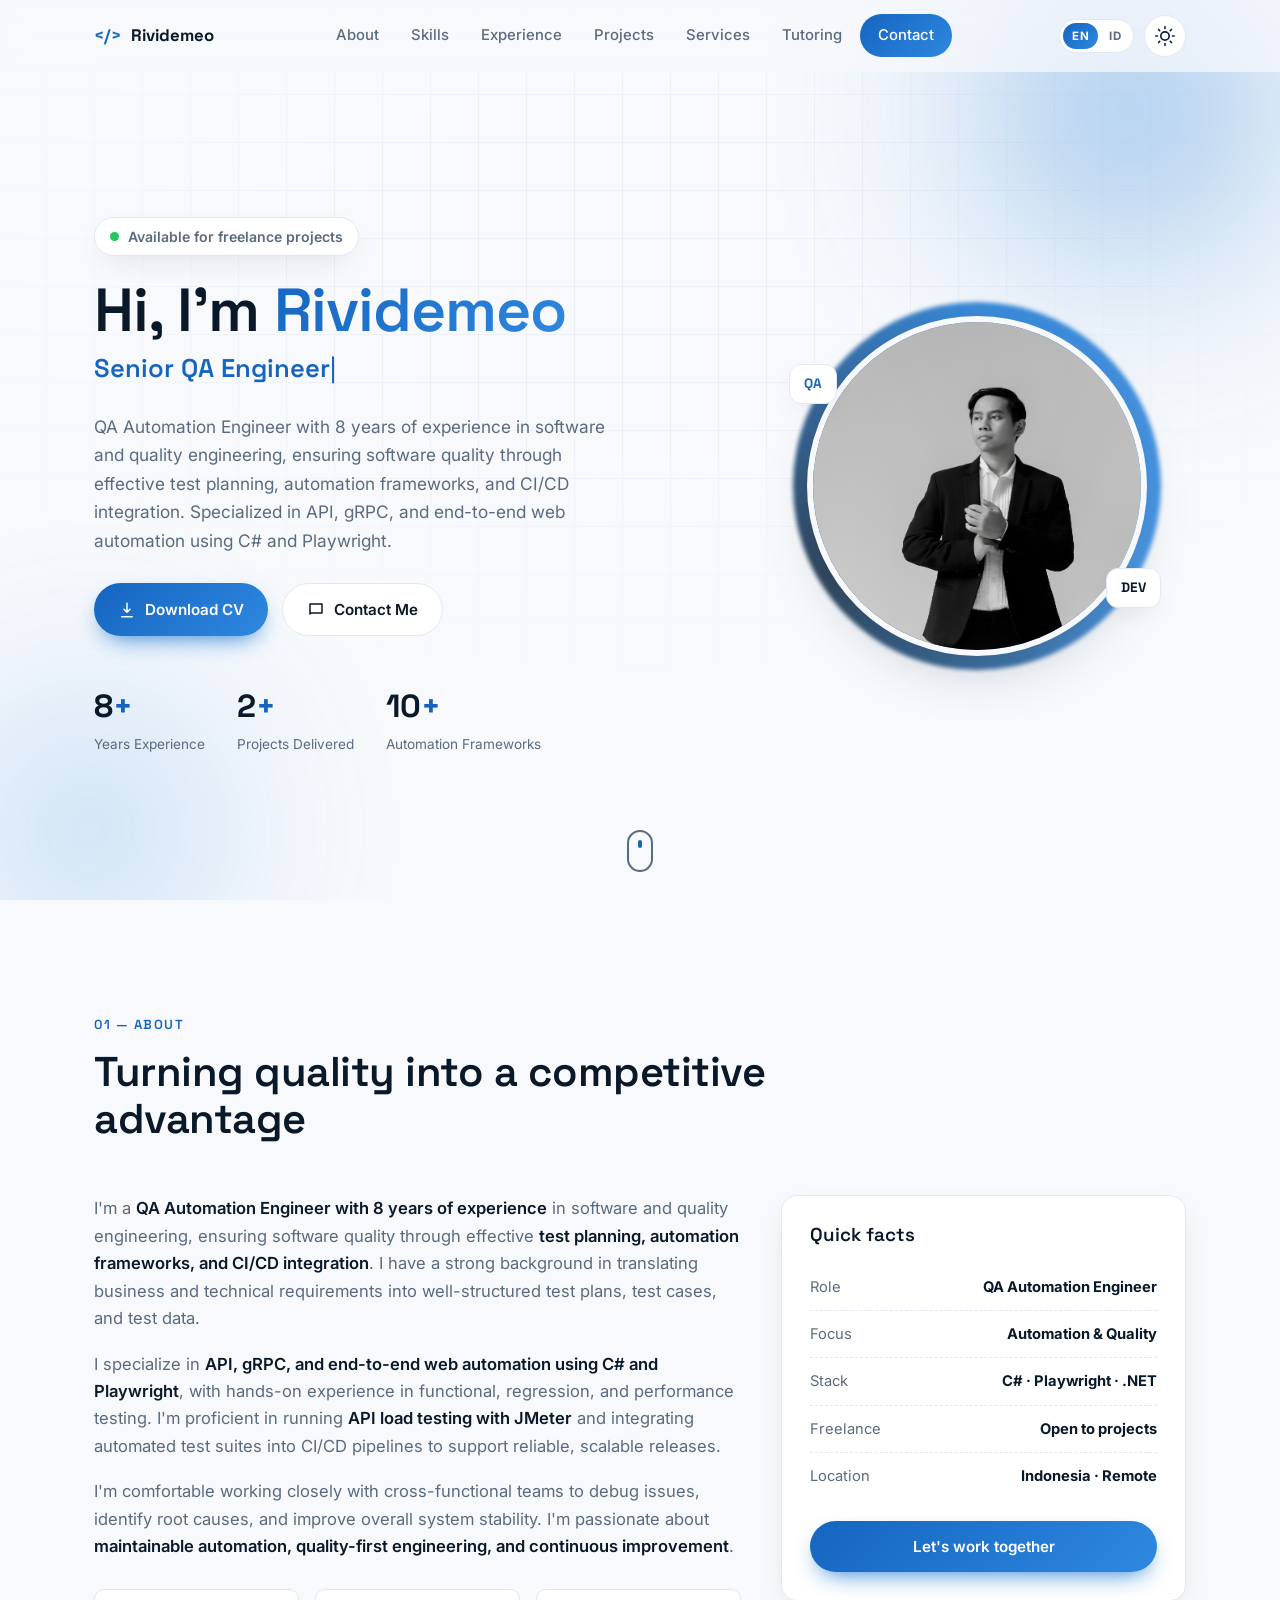
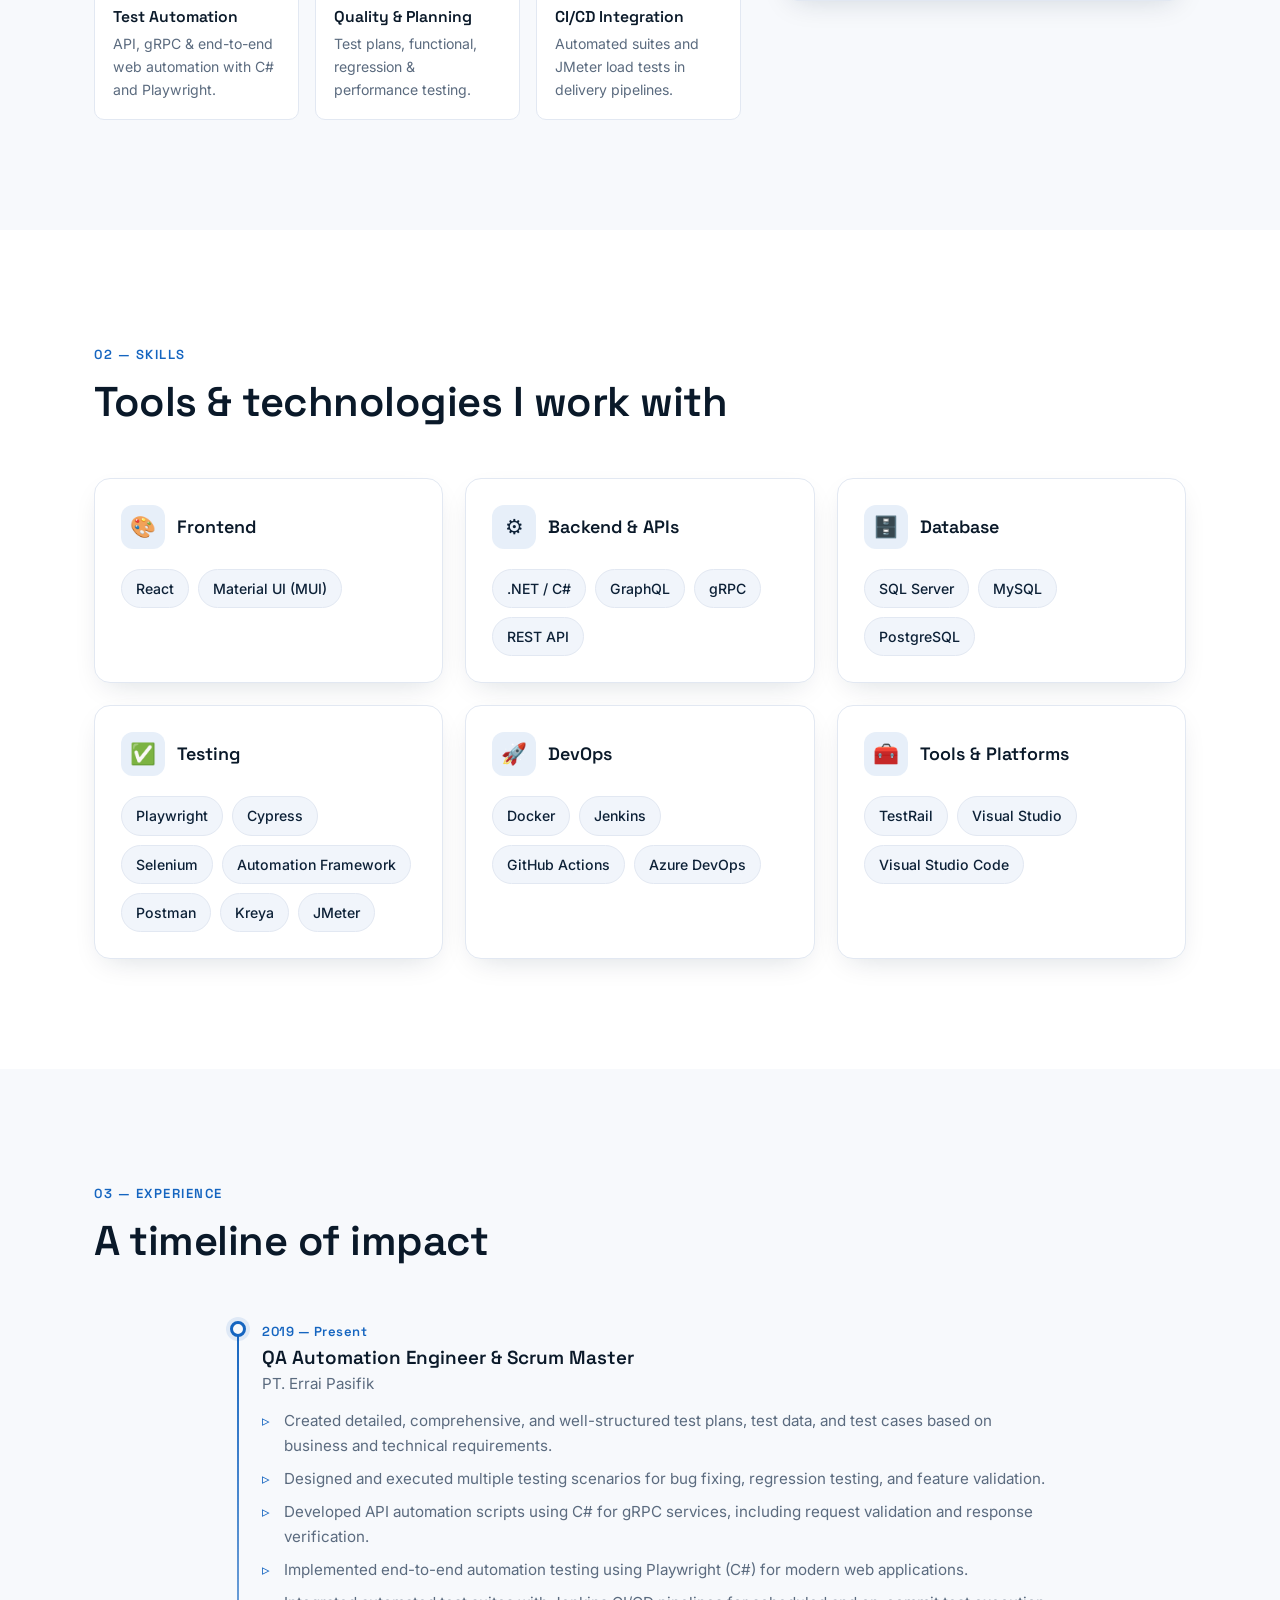
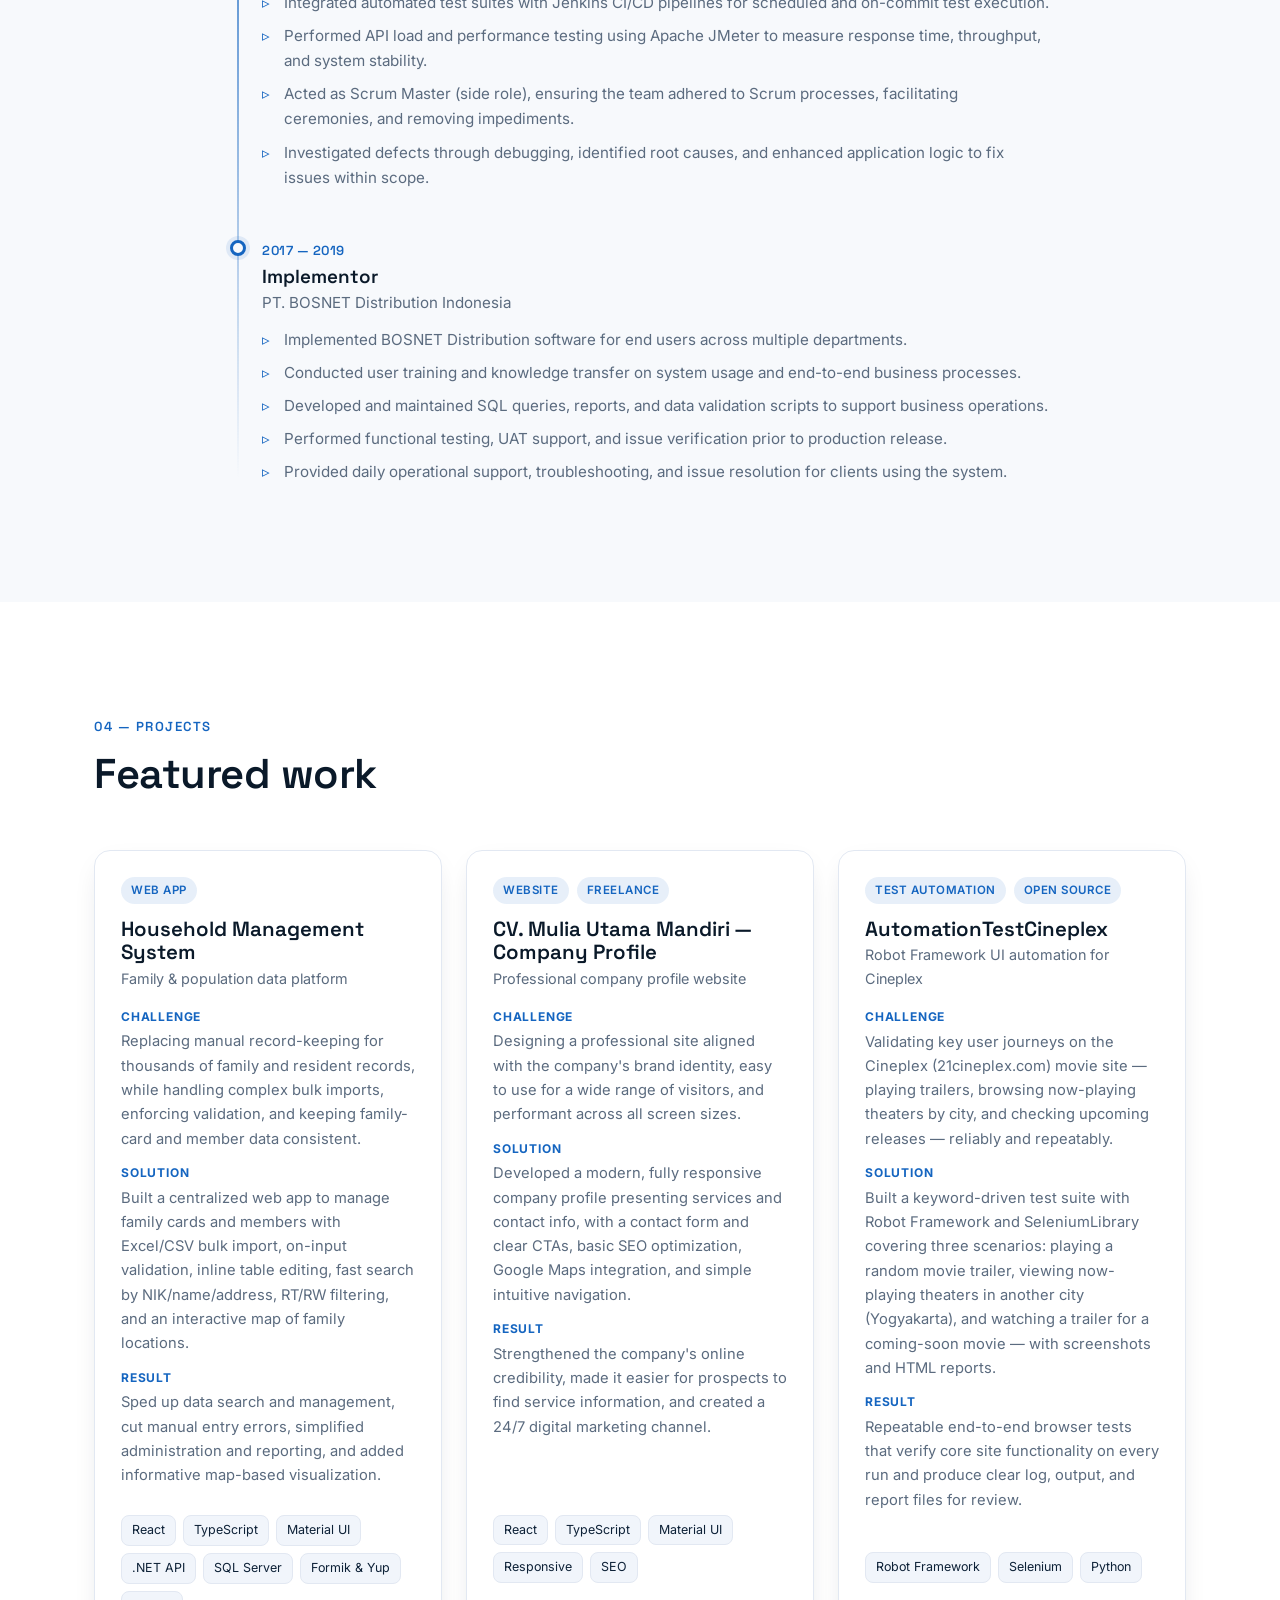
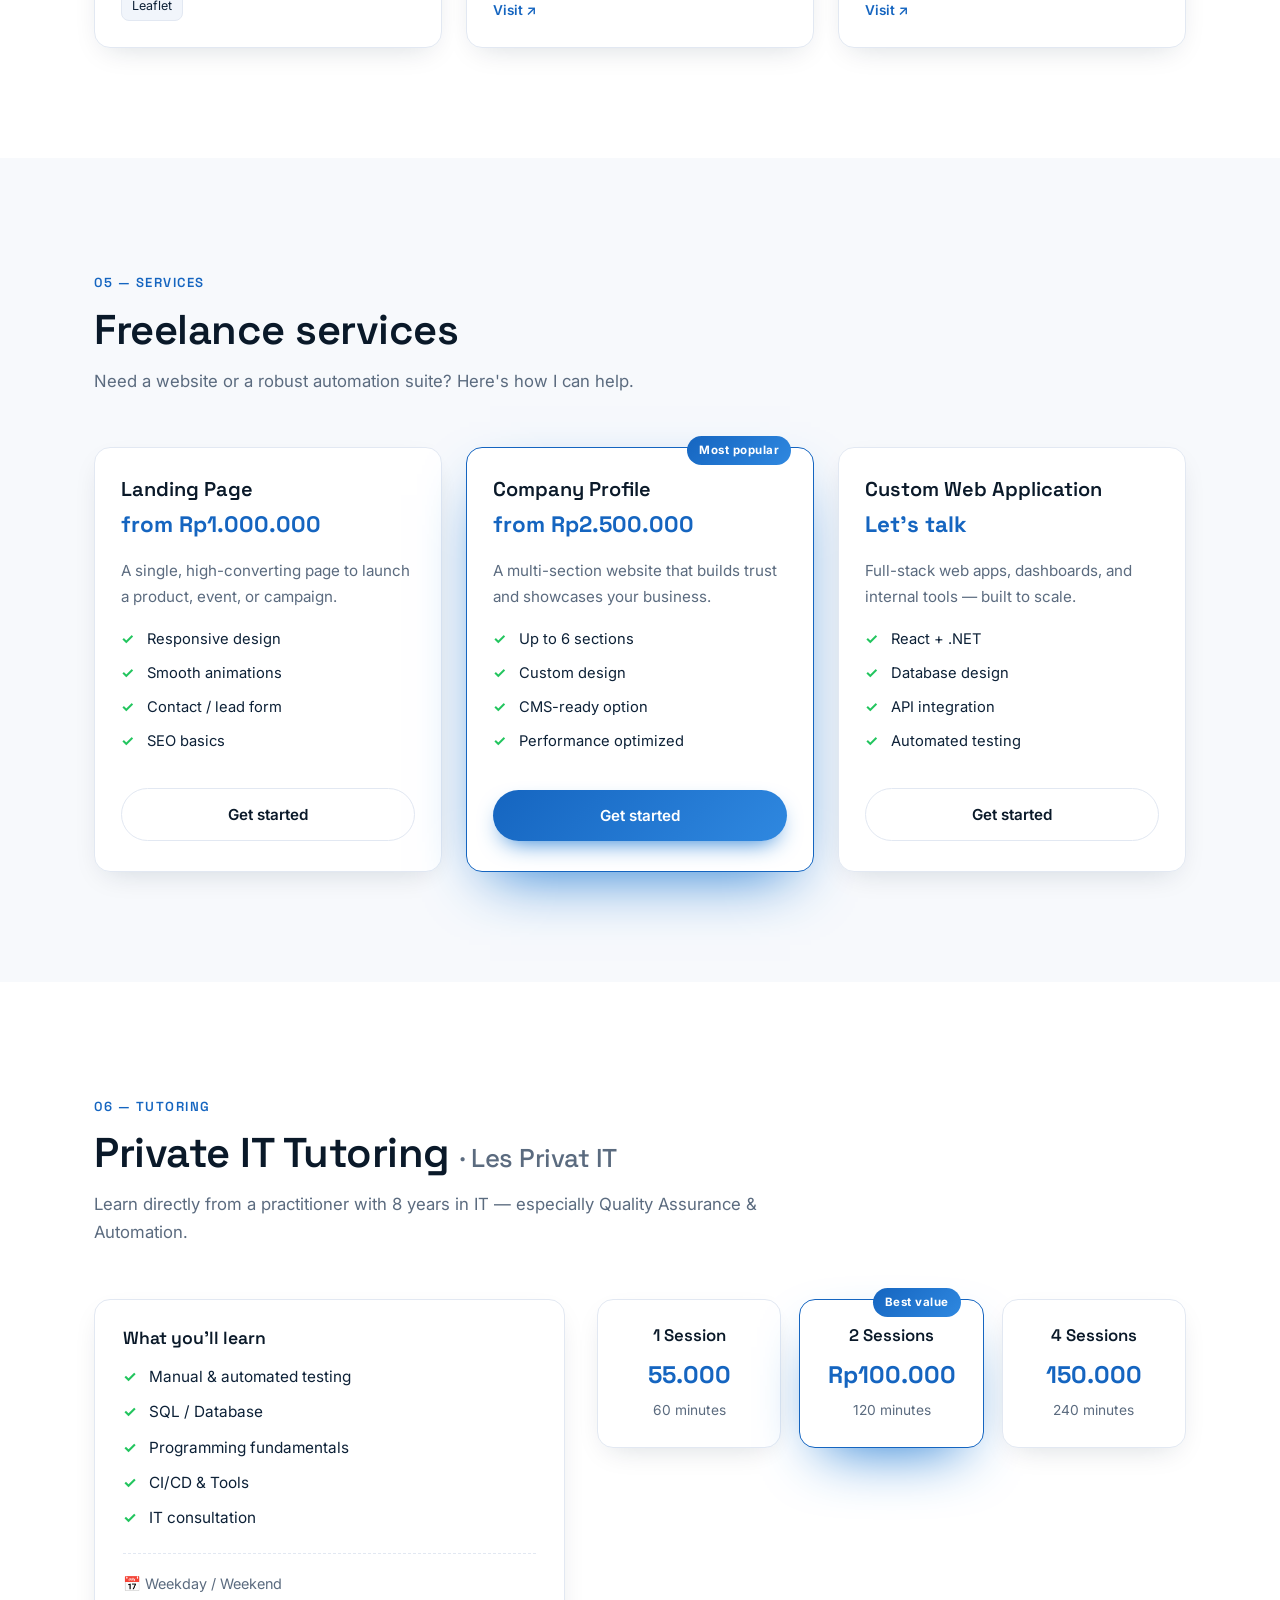
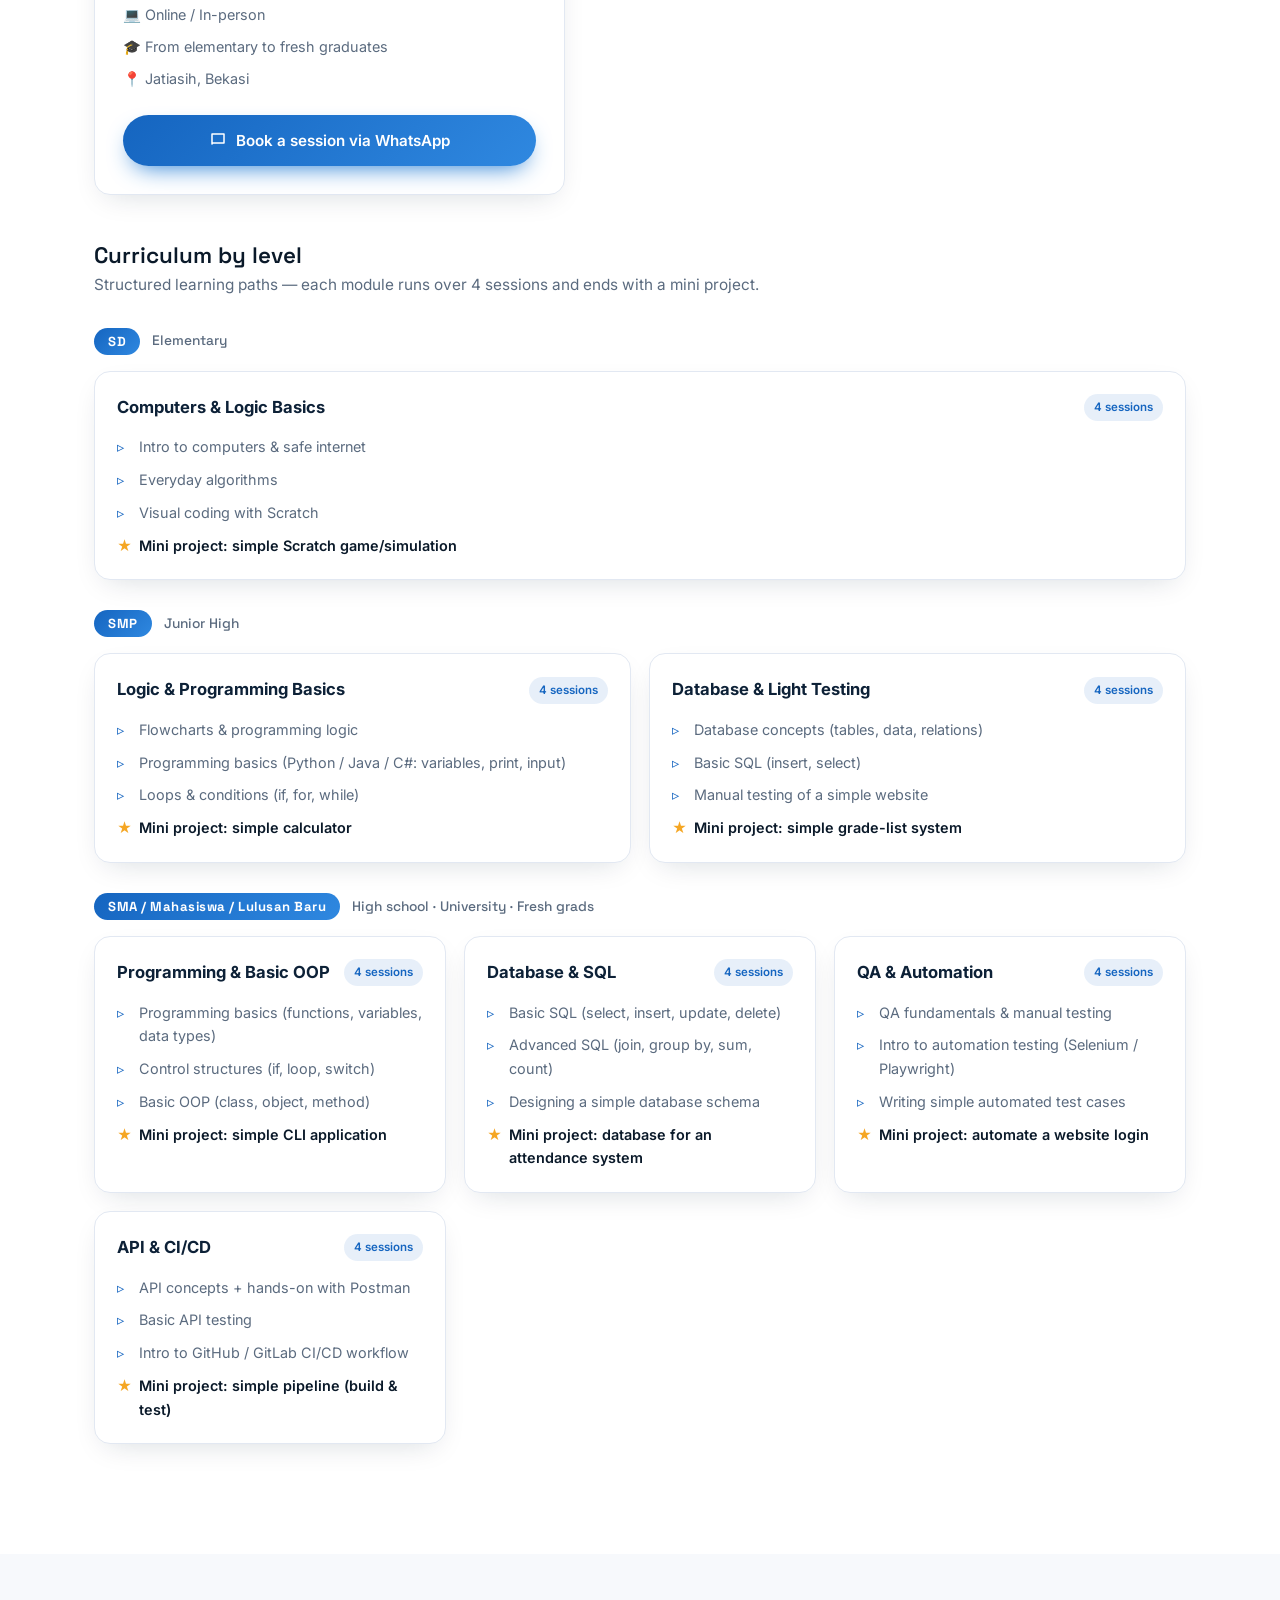
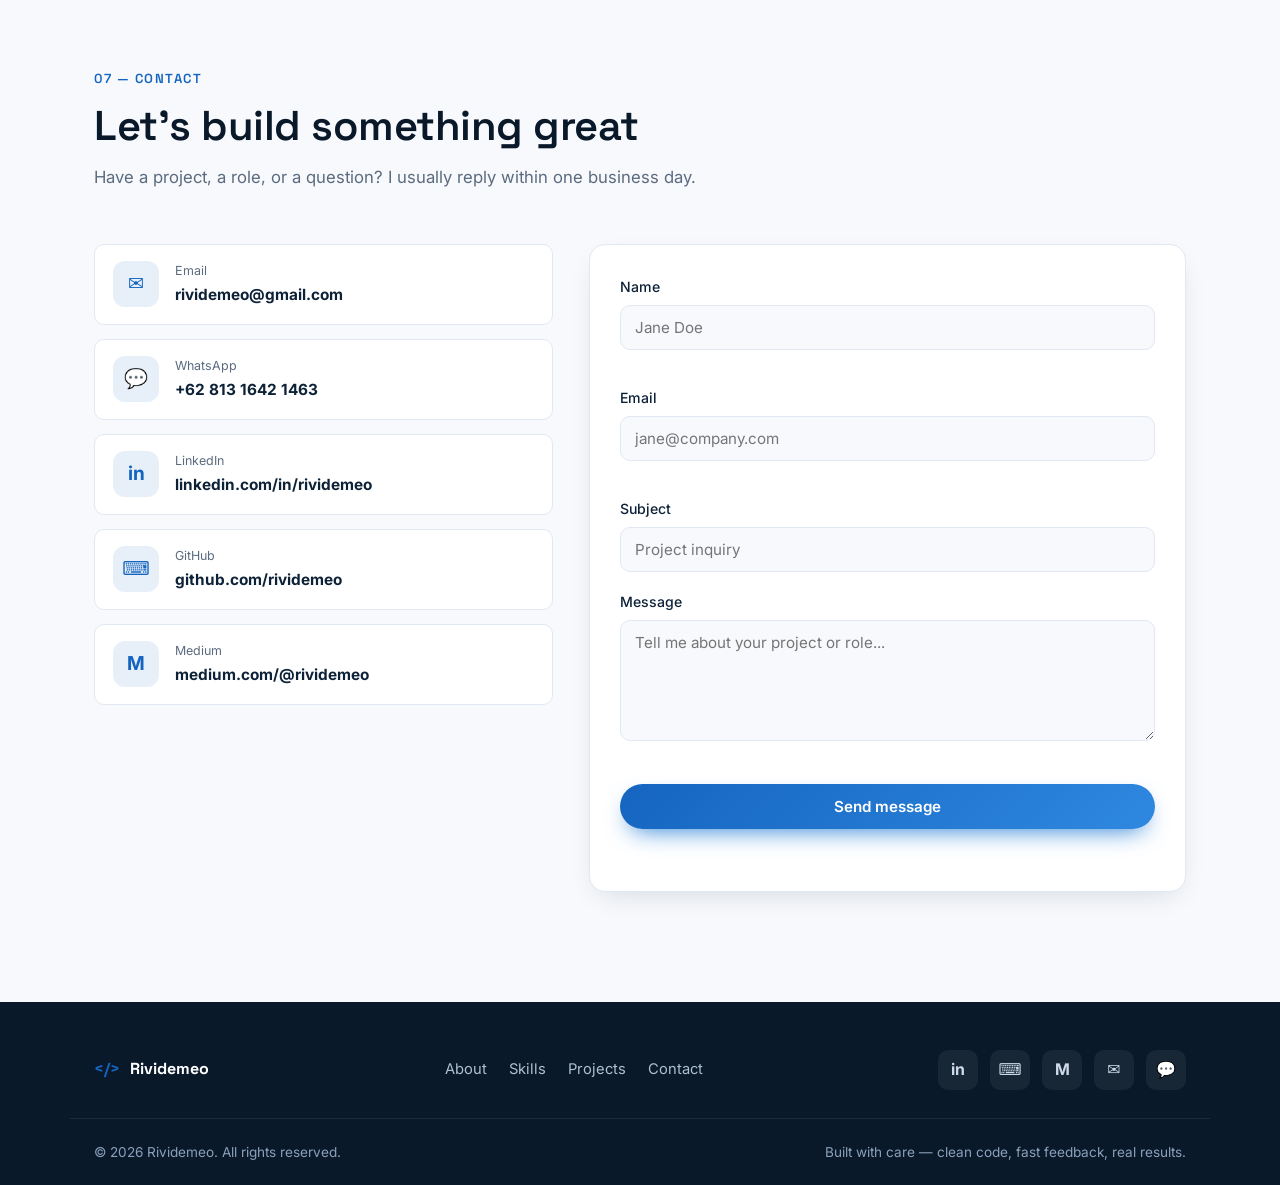
<file: index.html>
<!DOCTYPE html>
<html lang="en" data-theme="light">
<head>
  <meta charset="UTF-8" />
  <meta name="viewport" content="width=device-width, initial-scale=1.0" />
  <meta name="description" content="Senior QA Engineer, Test Automation Engineer & Freelance Web Developer. Building enterprise systems, automation frameworks, and professional websites." />
  <meta name="author" content="Rividemeo" />
  <meta name="theme-color" content="#0d2137" />

  <!-- Open Graph -->
  <meta property="og:title" content="Rividemeo — Senior QA & Test Automation Engineer" />
  <meta property="og:description" content="Senior QA Engineer, Test Automation Engineer & Freelance Web Developer." />
  <meta property="og:type" content="website" />

  <title>Rividemeo — Senior QA & Automation Engineer</title>

  <link rel="icon" type="image/svg+xml" href="assets/profile.jpg" />
  <link rel="preconnect" href="https://fonts.googleapis.com" />
  <link rel="preconnect" href="https://fonts.gstatic.com" crossorigin />
  <link href="https://fonts.googleapis.com/css2?family=Inter:wght@400;500;600;700&family=Space+Grotesk:wght@500;600;700&display=swap" rel="stylesheet" />
  <link rel="stylesheet" href="css/styles.css?v=10" />
</head>
<body>
  <!-- ============ LOADING ANIMATION ============ -->
  <div class="preloader" id="preloader" aria-hidden="true">
    <div class="preloader__logo">
      <svg viewBox="0 0 100 100" width="64" height="64" aria-hidden="true">
        <circle class="preloader__ring" cx="50" cy="50" r="42" />
      </svg>
      <span class="preloader__initials">QA</span>
    </div>
  </div>

  <!-- ============ SCROLL PROGRESS BAR ============ -->
  <div class="scroll-progress" id="scrollProgress"></div>

  <!-- ============ NAVBAR ============ -->
  <header class="nav" id="navbar">
    <div class="container nav__inner">
      <a href="#hero" class="nav__brand" aria-label="Home">
        <span class="nav__brand-mark">&lt;/&gt;</span>
        <span class="nav__brand-name" data-bind="shortName">Rividemeo</span>
      </a>

      <nav class="nav__links" id="navLinks" aria-label="Primary">
        <a href="#about" class="nav__link" data-i18n="nav.about">About</a>
        <a href="#skills" class="nav__link" data-i18n="nav.skills">Skills</a>
        <a href="#experience" class="nav__link" data-i18n="nav.experience">Experience</a>
        <a href="#projects" class="nav__link" data-i18n="nav.projects">Projects</a>
        <a href="#services" class="nav__link" data-i18n="nav.services">Services</a>
        <a href="#tutoring" class="nav__link" data-i18n="nav.tutoring">Tutoring</a>
        <a href="#contact" class="nav__link nav__link--cta" data-i18n="nav.contact">Contact</a>
      </nav>

      <div class="nav__actions">
        <button class="lang-toggle" id="langToggle" aria-label="Switch language" title="Switch language EN / ID">
          <span class="lang-toggle__opt" data-lang="en">EN</span>
          <span class="lang-toggle__opt" data-lang="id">ID</span>
        </button>
        <button class="theme-toggle" id="themeToggle" aria-label="Toggle dark mode" title="Toggle theme">
          <svg class="theme-toggle__sun" viewBox="0 0 24 24" width="20" height="20"><path d="M12 7a5 5 0 100 10 5 5 0 000-10zM12 1v2M12 21v2M4.2 4.2l1.4 1.4M18.4 18.4l1.4 1.4M1 12h2M21 12h2M4.2 19.8l1.4-1.4M18.4 5.6l1.4-1.4"/></svg>
          <svg class="theme-toggle__moon" viewBox="0 0 24 24" width="20" height="20"><path d="M21 12.8A9 9 0 1111.2 3a7 7 0 009.8 9.8z"/></svg>
        </button>
        <button class="nav__burger" id="navBurger" aria-label="Open menu" aria-expanded="false">
          <span></span><span></span><span></span>
        </button>
      </div>
    </div>
  </header>

  <main>
    <!-- ============ HERO ============ -->
    <section class="hero" id="hero">
      <div class="hero__bg" aria-hidden="true">
        <div class="hero__grid"></div>
        <div class="hero__glow hero__glow--1"></div>
        <div class="hero__glow hero__glow--2"></div>
      </div>
      <div class="container hero__inner">
        <div class="hero__content reveal">
          <p class="hero__eyebrow">
            <span class="status-dot"></span> <span data-i18n="hero.eyebrow">Available for freelance projects</span>
          </p>
          <h1 class="hero__title">
            <span data-i18n="hero.greeting">Hi, I'm</span> <span class="text-gradient" data-bind="fullName">Rividemeo</span>
          </h1>
          <h2 class="hero__roles">
            <span class="typed" id="typed"></span><span class="typed__cursor">|</span>
          </h2>
          <p class="hero__summary" data-bind="summary">
            IT professional with hands-on experience in Software Quality Assurance,
            Test Automation, full-stack web development, and system integration.
          </p>
          <div class="hero__cta">
            <a href="cv.html" target="_blank" rel="noopener" class="btn btn--primary" id="downloadCv">
              <svg viewBox="0 0 24 24" width="18" height="18"><path d="M12 3v12m0 0l-4-4m4 4l4-4M5 21h14"/></svg>
              <span data-i18n="hero.downloadCv">Download CV</span>
            </a>
            <a href="#contact" class="btn btn--ghost">
              <svg viewBox="0 0 24 24" width="18" height="18"><path d="M4 4h16v12H5.2L4 17.2z"/></svg>
              <span data-i18n="hero.contactMe">Contact Me</span>
            </a>
          </div>
          <ul class="hero__stats">
            <li><strong data-count="8">0</strong><span data-i18n="hero.statYears">Years Experience</span></li>
            <li><strong data-count="2">0</strong><span data-i18n="hero.statProjects">Projects Delivered</span></li>
            <li><strong data-count="10">0</strong><span data-i18n="hero.statFrameworks">Automation Frameworks</span></li>
          </ul>
        </div>

        <div class="hero__visual reveal">
          <div class="avatar">
            <div class="avatar__ring"></div>
            <img src="assets/profile.jpg" alt="Profile photo" class="avatar__img" id="profileImg" />
            <div class="avatar__badge avatar__badge--qa">QA</div>
            <div class="avatar__badge avatar__badge--dev">DEV</div>
          </div>
        </div>
      </div>
      <a href="#about" class="hero__scroll" aria-label="Scroll down">
        <span></span>
      </a>
    </section>

    <!-- ============ ABOUT ============ -->
    <section class="section" id="about">
      <div class="container">
        <div class="section__head reveal">
          <span class="section__tag" data-i18n="about.tag">01 — About</span>
          <h2 class="section__title" data-i18n="about.title">Turning quality into a competitive advantage</h2>
        </div>
        <div class="about">
          <div class="about__text reveal">
            <p data-i18n="about.p1" data-i18n-html>
              I'm a <strong>QA Automation Engineer with 8 years of experience</strong> in software and
              quality engineering.
            </p>
            <p data-i18n="about.p2" data-i18n-html>
              I specialize in <strong>API, gRPC, and end-to-end web automation using C# and Playwright</strong>.
            </p>
            <p data-i18n="about.p3" data-i18n-html>
              I'm passionate about <strong>maintainable automation and continuous improvement</strong>.
            </p>
            <div class="about__highlights">
              <div class="about__highlight">
                <h4 data-i18n="about.h1">Test Automation</h4>
                <p data-i18n="about.d1">API, gRPC &amp; end-to-end web automation with C# and Playwright.</p>
              </div>
              <div class="about__highlight">
                <h4 data-i18n="about.h2">Quality &amp; Planning</h4>
                <p data-i18n="about.d2">Test plans, functional, regression &amp; performance testing.</p>
              </div>
              <div class="about__highlight">
                <h4 data-i18n="about.h3">CI/CD Integration</h4>
                <p data-i18n="about.d3">Automated suites and JMeter load tests in delivery pipelines.</p>
              </div>
            </div>
          </div>
          <aside class="about__card reveal">
            <h3 data-i18n="about.factsTitle">Quick facts</h3>
            <ul class="about__facts">
              <li><span data-i18n="about.factRole">Role</span><strong data-i18n="about.factRoleV">QA Automation Engineer</strong></li>
              <li><span data-i18n="about.factFocus">Focus</span><strong data-i18n="about.factFocusV">Automation & Quality</strong></li>
              <li><span data-i18n="about.factStack">Stack</span><strong data-i18n="about.factStackV">C# · Playwright · .NET</strong></li>
              <li><span data-i18n="about.factFreelance">Freelance</span><strong data-i18n="about.factFreelanceV">Open to projects</strong></li>
              <li><span data-i18n="about.factLocation">Location</span><strong data-bind="location">Remote / On-site</strong></li>
            </ul>
            <a href="#contact" class="btn btn--primary btn--block" data-i18n="about.cta">Let's work together</a>
          </aside>
        </div>
      </div>
    </section>

    <!-- ============ SKILLS ============ -->
    <section class="section section--alt" id="skills">
      <div class="container">
        <div class="section__head reveal">
          <span class="section__tag" data-i18n="skills.tag">02 — Skills</span>
          <h2 class="section__title" data-i18n="skills.title">Tools &amp; technologies I work with</h2>
        </div>
        <div class="skills" id="skillsGrid">
          <!-- Rendered by JS -->
        </div>
      </div>
    </section>

    <!-- ============ EXPERIENCE ============ -->
    <section class="section" id="experience">
      <div class="container">
        <div class="section__head reveal">
          <span class="section__tag" data-i18n="exp.tag">03 — Experience</span>
          <h2 class="section__title" data-i18n="exp.title">A timeline of impact</h2>
        </div>
        <div class="timeline" id="timeline">
          <!-- Rendered by JS -->
        </div>
      </div>
    </section>

    <!-- ============ PROJECTS ============ -->
    <section class="section section--alt" id="projects">
      <div class="container">
        <div class="section__head reveal">
          <span class="section__tag" data-i18n="proj.tag">04 — Projects</span>
          <h2 class="section__title" data-i18n="proj.title">Featured work</h2>
        </div>
        <div class="projects" id="projectsGrid">
          <!-- Rendered by JS -->
        </div>
      </div>
    </section>

    <!-- ============ SERVICES ============ -->
    <section class="section" id="services">
      <div class="container">
        <div class="section__head reveal">
          <span class="section__tag" data-i18n="serv.tag">05 — Services</span>
          <h2 class="section__title" data-i18n="serv.title">Freelance services</h2>
          <p class="section__lead" data-i18n="serv.lead">
            Need a website or a robust automation suite? Here's how I can help.
          </p>
        </div>
        <div class="services" id="servicesGrid">
          <!-- Rendered by JS -->
        </div>
      </div>
    </section>

    <!-- ============ TUTORING (LES PRIVAT IT) ============ -->
    <section class="section section--alt" id="tutoring">
      <div class="container">
        <div class="section__head reveal">
          <span class="section__tag" data-i18n="tut.tag">06 — Tutoring</span>
          <h2 class="section__title"><span data-i18n="tut.titleMain">Private IT Tutoring</span> <span class="section__title-sub" data-i18n="tut.titleSub">· Les Privat IT</span></h2>
          <p class="section__lead" id="tutoringTagline"></p>
        </div>
        <div class="tutoring">
          <div class="tutoring__side reveal">
            <h3 class="tutoring__h" data-i18n="tut.learn">What you'll learn</h3>
            <ul class="tutoring__topics" id="tutoringTopics"></ul>
            <ul class="tutoring__info" id="tutoringInfo"></ul>
            <a class="btn btn--primary btn--block" data-bind-href="whatsappLink" target="_blank" rel="noopener" href="#">
              <svg viewBox="0 0 24 24" width="18" height="18"><path d="M4 4h16v12H5.2L4 17.2z"/></svg>
              <span data-i18n="tut.book">Book a session via WhatsApp</span>
            </a>
          </div>
          <div class="tutoring__packages" id="tutoringPackages">
            <!-- Rendered by JS -->
          </div>
        </div>

        <div class="curriculum reveal">
          <h3 class="curriculum__heading" data-i18n="tut.curHeading">Curriculum by level</h3>
          <p class="curriculum__sub" data-i18n="tut.curSub">Structured learning paths — each module runs over 4 sessions and ends with a mini project.</p>
          <div id="curriculum"><!-- Rendered by JS --></div>
        </div>
      </div>
    </section>

    <!-- ============ CONTACT ============ -->
    <section class="section" id="contact">
      <div class="container">
        <div class="section__head reveal">
          <span class="section__tag" data-i18n="contact.tag">07 — Contact</span>
          <h2 class="section__title" data-i18n="contact.title">Let's build something great</h2>
          <p class="section__lead" data-i18n="contact.lead">
            Have a project, a role, or a question? I usually reply within one business day.
          </p>
        </div>
        <div class="contact">
          <div class="contact__info reveal">
            <a class="contact__item" data-bind-href="emailLink" href="#">
              <span class="contact__icon">✉</span>
              <span><small data-i18n="contact.email">Email</small><strong data-bind="email">you@example.com</strong></span>
            </a>
            <a class="contact__item" data-bind-href="whatsappLink" target="_blank" rel="noopener" href="#">
              <span class="contact__icon">💬</span>
              <span><small>WhatsApp</small><strong data-bind="whatsappDisplay">+62 812 0000 0000</strong></span>
            </a>
            <a class="contact__item" data-bind-href="linkedin" target="_blank" rel="noopener" href="#">
              <span class="contact__icon">in</span>
              <span><small>LinkedIn</small><strong>linkedin.com/in/rividemeo</strong></span>
            </a>
            <a class="contact__item" data-bind-href="github" target="_blank" rel="noopener" href="#">
              <span class="contact__icon">⌨</span>
              <span><small>GitHub</small><strong>github.com/rividemeo</strong></span>
            </a>
            <a class="contact__item" data-bind-href="medium" target="_blank" rel="noopener" href="#">
              <span class="contact__icon">M</span>
              <span><small>Medium</small><strong>medium.com/@rividemeo</strong></span>
            </a>
          </div>

          <form class="contact__form reveal" id="contactForm" novalidate>
            <div class="field">
              <label for="name" data-i18n="contact.fName">Name</label>
              <input type="text" id="name" name="name" data-i18n-ph="contact.phName" placeholder="Jane Doe" required />
              <span class="field__error" data-error="name"></span>
            </div>
            <div class="field">
              <label for="cemail" data-i18n="contact.fEmail">Email</label>
              <input type="email" id="cemail" name="email" data-i18n-ph="contact.phEmail" placeholder="jane@company.com" required />
              <span class="field__error" data-error="email"></span>
            </div>
            <div class="field">
              <label for="subject" data-i18n="contact.fSubject">Subject</label>
              <input type="text" id="subject" name="subject" data-i18n-ph="contact.phSubject" placeholder="Project inquiry" />
            </div>
            <div class="field">
              <label for="message" data-i18n="contact.fMessage">Message</label>
              <textarea id="message" name="message" rows="5" data-i18n-ph="contact.phMessage" placeholder="Tell me about your project or role..." required></textarea>
              <span class="field__error" data-error="message"></span>
            </div>
            <button type="submit" class="btn btn--primary btn--block" id="submitBtn" data-i18n="contact.send">Send message</button>
            <p class="contact__note" id="formStatus" role="status"></p>
          </form>
        </div>
      </div>
    </section>
  </main>

  <!-- ============ FOOTER ============ -->
  <footer class="footer">
    <div class="container footer__inner">
      <div class="footer__brand">
        <span class="nav__brand-mark">&lt;/&gt;</span>
        <span data-bind="fullName">Rividemeo</span>
      </div>
      <nav class="footer__links" aria-label="Footer">
        <a href="#about" data-i18n="nav.about">About</a>
        <a href="#skills" data-i18n="nav.skills">Skills</a>
        <a href="#projects" data-i18n="nav.projects">Projects</a>
        <a href="#contact" data-i18n="nav.contact">Contact</a>
      </nav>
      <div class="footer__social" id="footerSocial">
        <!-- Rendered by JS -->
      </div>
    </div>
    <div class="container footer__bottom">
      <p>© <span id="year"></span> <span data-bind="fullName">Rividemeo</span>. <span data-i18n="footer.rights">All rights reserved.</span></p>
      <p data-i18n="footer.tagline">Built with care — clean code, fast feedback, real results.</p>
    </div>
  </footer>

  <!-- Back to top -->
  <button class="to-top" id="toTop" aria-label="Back to top">↑</button>

  <script src="js/i18n.js?v=10"></script>
  <script src="js/data.js?v=10"></script>
  <script src="js/main.js?v=10"></script>
</body>
</html>
</file>
<file: css/styles.css>
/* =====================================================================
   PORTFOLIO — STYLES
   Theme: clean · modern · minimal | navy + slate + white
   ===================================================================== */

/* ---------- Design tokens ---------- */
:root {
  --navy-900: #0a1929;
  --navy-800: #0d2137;
  --navy-700: #102a43;
  --blue-600: #1565c0;
  --blue-500: #1976d2;
  --blue-400: #2f88e0;
  --slate-500: #5b6b7f;
  --slate-400: #7a8aa0;

  /* Light theme (default) */
  --bg: #f7f9fc;
  --bg-alt: #ffffff;
  --surface: #ffffff;
  --surface-2: #f1f5fb;
  --border: #e2e8f2;
  --text: #0d2137;
  --text-muted: #5b6b7f;
  --heading: #0a1929;
  --accent: #1565c0;
  --accent-soft: rgba(21, 101, 192, 0.1);
  --shadow: 0 10px 30px -12px rgba(13, 33, 55, 0.18);
  --shadow-lg: 0 24px 60px -20px rgba(13, 33, 55, 0.28);
  --grad: linear-gradient(135deg, #1565c0, #2f88e0);

  --radius: 16px;
  --radius-sm: 10px;
  --container: 1140px;
  --nav-h: 72px;
  --ease: cubic-bezier(0.22, 1, 0.36, 1);
}

[data-theme="dark"] {
  --bg: #0a1929;
  --bg-alt: #0d2137;
  --surface: #102a43;
  --surface-2: #0d2137;
  --border: #1d3a57;
  --text: #d6e2f0;
  --text-muted: #8aa0bb;
  --heading: #f2f7fc;
  --accent: #4a9eea;
  --accent-soft: rgba(74, 158, 234, 0.14);
  --shadow: 0 10px 30px -12px rgba(0, 0, 0, 0.5);
  --shadow-lg: 0 24px 60px -20px rgba(0, 0, 0, 0.6);
}

/* ---------- Reset ---------- */
*, *::before, *::after { box-sizing: border-box; margin: 0; padding: 0; }
html { scroll-behavior: smooth; scroll-padding-top: var(--nav-h); }
@media (prefers-reduced-motion: reduce) {
  html { scroll-behavior: auto; }
  *, *::before, *::after { animation-duration: 0.001ms !important; transition-duration: 0.001ms !important; }
}

body {
  font-family: "Inter", system-ui, -apple-system, "Segoe UI", sans-serif;
  background: var(--bg);
  color: var(--text);
  line-height: 1.65;
  -webkit-font-smoothing: antialiased;
  overflow-x: hidden;
  transition: background 0.4s var(--ease), color 0.4s var(--ease);
}

h1, h2, h3, h4 { font-family: "Space Grotesk", "Inter", sans-serif; color: var(--heading); line-height: 1.15; font-weight: 600; }
a { color: inherit; text-decoration: none; }
img { max-width: 100%; display: block; }
ul { list-style: none; }
svg { fill: none; stroke: currentColor; stroke-width: 2; stroke-linecap: round; stroke-linejoin: round; }
button { font-family: inherit; cursor: pointer; border: none; background: none; color: inherit; }

.container { width: 100%; max-width: var(--container); margin-inline: auto; padding-inline: 24px; }

.text-gradient {
  background: var(--grad);
  -webkit-background-clip: text; background-clip: text;
  -webkit-text-fill-color: transparent; color: transparent;
}

/* ---------- Preloader ---------- */
.preloader {
  position: fixed; inset: 0; z-index: 9999;
  background: var(--navy-900);
  display: grid; place-items: center;
  transition: opacity 0.6s var(--ease), visibility 0.6s;
}
.preloader.is-done { opacity: 0; visibility: hidden; }
.preloader__logo { position: relative; display: grid; place-items: center; }
.preloader__ring {
  fill: none; stroke: var(--blue-400); stroke-width: 4; stroke-dasharray: 264;
  stroke-dashoffset: 264; transform-origin: center;
  animation: ring 1.4s var(--ease) infinite;
}
@keyframes ring {
  0% { stroke-dashoffset: 264; transform: rotate(0deg); }
  50% { stroke-dashoffset: 60; }
  100% { stroke-dashoffset: 264; transform: rotate(360deg); }
}
.preloader__initials {
  position: absolute; font-family: "Space Grotesk"; font-weight: 700;
  color: #fff; font-size: 1.1rem; letter-spacing: 1px;
}

/* ---------- Scroll progress ---------- */
.scroll-progress {
  position: fixed; top: 0; left: 0; height: 3px; width: 0%;
  background: var(--grad); z-index: 1000; transition: width 0.1s linear;
}

/* ---------- Navbar ---------- */
.nav {
  position: fixed; top: 0; left: 0; right: 0; height: var(--nav-h); z-index: 900;
  display: flex; align-items: center;
  background: color-mix(in srgb, var(--bg) 72%, transparent);
  backdrop-filter: blur(14px); -webkit-backdrop-filter: blur(14px);
  border-bottom: 1px solid transparent;
  transition: border-color 0.3s, background 0.3s, box-shadow 0.3s;
}
.nav.is-scrolled { border-color: var(--border); box-shadow: var(--shadow); }
.nav__inner { display: flex; align-items: center; justify-content: space-between; gap: 16px; }
.nav__brand { display: flex; align-items: center; gap: 10px; font-family: "Space Grotesk"; font-weight: 700; font-size: 1.05rem; color: var(--heading); }
.nav__brand-mark { color: var(--accent); font-weight: 700; }
.nav__links { display: flex; align-items: center; gap: 4px; }
.nav__link {
  padding: 9px 14px; border-radius: 999px; font-size: 0.93rem; font-weight: 500;
  color: var(--text-muted); position: relative; transition: color 0.25s, background 0.25s;
}
.nav__link:hover { color: var(--heading); background: var(--accent-soft); }
.nav__link.is-active { color: var(--accent); }
.nav__link--cta { background: var(--grad); color: #fff !important; padding-inline: 18px; }
.nav__link--cta:hover { filter: brightness(1.08); }
.nav__actions { display: flex; align-items: center; gap: 10px; }

.theme-toggle {
  width: 42px; height: 42px; border-radius: 50%; display: grid; place-items: center;
  border: 1px solid var(--border); background: var(--surface); color: var(--text);
  transition: transform 0.3s var(--ease), background 0.3s, border-color 0.3s;
}
.theme-toggle:hover { transform: rotate(-15deg) scale(1.05); border-color: var(--accent); color: var(--accent); }
.theme-toggle__moon { display: none; }
[data-theme="dark"] .theme-toggle__sun { display: none; }
[data-theme="dark"] .theme-toggle__moon { display: block; }

.lang-toggle { display: inline-flex; align-items: center; gap: 2px; padding: 3px; border: 1px solid var(--border); background: var(--surface); border-radius: 999px; }
.lang-toggle__opt { font-size: 0.72rem; font-weight: 700; letter-spacing: 0.5px; color: var(--text-muted); padding: 6px 9px; border-radius: 999px; transition: background 0.25s, color 0.25s; }
.lang-toggle__opt.is-active { background: var(--grad); color: #fff; }
.lang-toggle:hover .lang-toggle__opt:not(.is-active) { color: var(--heading); }

.nav__burger { display: none; width: 42px; height: 42px; flex-direction: column; gap: 5px; align-items: center; justify-content: center; border: 1px solid var(--border); border-radius: 12px; background: var(--surface); }
.nav__burger span { width: 20px; height: 2px; background: var(--text); border-radius: 2px; transition: transform 0.3s, opacity 0.3s; }
.nav__burger.is-open span:nth-child(1) { transform: translateY(7px) rotate(45deg); }
.nav__burger.is-open span:nth-child(2) { opacity: 0; }
.nav__burger.is-open span:nth-child(3) { transform: translateY(-7px) rotate(-45deg); }

/* ---------- Buttons ---------- */
.btn {
  display: inline-flex; align-items: center; gap: 9px; justify-content: center;
  padding: 13px 24px; border-radius: 999px; font-weight: 600; font-size: 0.95rem;
  transition: transform 0.25s var(--ease), box-shadow 0.25s, background 0.25s, filter 0.25s;
  white-space: nowrap;
}
.btn svg { width: 18px; height: 18px; }
.btn--primary { background: var(--grad); color: #fff; box-shadow: 0 10px 24px -10px var(--blue-500); }
.btn--primary:hover { transform: translateY(-3px); box-shadow: 0 16px 30px -10px var(--blue-500); filter: brightness(1.05); }
.btn--ghost { border: 1px solid var(--border); background: var(--surface); color: var(--heading); }
.btn--ghost:hover { transform: translateY(-3px); border-color: var(--accent); color: var(--accent); }
.btn--block { width: 100%; }

/* ---------- Hero ---------- */
.hero { position: relative; min-height: 100vh; display: flex; align-items: center; padding-top: var(--nav-h); overflow: hidden; }
.hero__bg { position: absolute; inset: 0; z-index: 0; overflow: hidden; }
.hero__grid {
  position: absolute; inset: -2px;
  background-image: linear-gradient(var(--border) 1px, transparent 1px), linear-gradient(90deg, var(--border) 1px, transparent 1px);
  background-size: 48px 48px; opacity: 0.5;
  mask-image: radial-gradient(ellipse 80% 60% at 50% 30%, #000 30%, transparent 75%);
  -webkit-mask-image: radial-gradient(ellipse 80% 60% at 50% 30%, #000 30%, transparent 75%);
}
.hero__glow { position: absolute; border-radius: 50%; filter: blur(90px); opacity: 0.5; }
.hero__glow--1 { width: 460px; height: 460px; background: radial-gradient(circle, var(--blue-500), transparent 70%); top: -120px; right: -80px; }
.hero__glow--2 { width: 380px; height: 380px; background: radial-gradient(circle, #2f88e0, transparent 70%); bottom: -120px; left: -100px; opacity: 0.35; }

.hero__inner { position: relative; z-index: 1; display: grid; grid-template-columns: 1.2fr 0.8fr; gap: 48px; align-items: center; padding-block: 60px; }
.hero__eyebrow { display: inline-flex; align-items: center; gap: 9px; font-size: 0.88rem; font-weight: 600; color: var(--text-muted); background: var(--surface); border: 1px solid var(--border); padding: 7px 15px; border-radius: 999px; box-shadow: var(--shadow); }
.status-dot { width: 9px; height: 9px; border-radius: 50%; background: #22c55e; box-shadow: 0 0 0 0 rgba(34,197,94,0.5); animation: pulse 2s infinite; }
@keyframes pulse { 0% { box-shadow: 0 0 0 0 rgba(34,197,94,0.5); } 70% { box-shadow: 0 0 0 10px rgba(34,197,94,0); } 100% { box-shadow: 0 0 0 0 rgba(34,197,94,0); } }

.hero__title { font-size: clamp(2.4rem, 6vw, 3.8rem); margin: 20px 0 8px; letter-spacing: -1px; }
.hero__roles { font-size: clamp(1.1rem, 3vw, 1.6rem); color: var(--accent); font-weight: 600; min-height: 1.6em; }
.typed__cursor { color: var(--accent); animation: blink 1s steps(2) infinite; font-weight: 400; }
@keyframes blink { 0%, 50% { opacity: 1; } 51%, 100% { opacity: 0; } }
.hero__summary { margin: 18px 0 28px; color: var(--text-muted); font-size: 1.08rem; max-width: 540px; }
.hero__cta { display: flex; gap: 14px; flex-wrap: wrap; }

.hero__stats { display: flex; gap: 32px; margin-top: 44px; flex-wrap: wrap; }
.hero__stats li { display: flex; flex-direction: column; }
.hero__stats strong { font-family: "Space Grotesk"; font-size: 2rem; color: var(--heading); }
.hero__stats strong::after { content: "+"; color: var(--accent); }
.hero__stats span { font-size: 0.85rem; color: var(--text-muted); }

/* Avatar */
.hero__visual { display: grid; place-items: center; }
.avatar { position: relative; width: min(340px, 80vw); aspect-ratio: 1; }
.avatar__ring { position: absolute; inset: -14px; border-radius: 50%; background: conic-gradient(from 0deg, var(--blue-500), #2f88e0, var(--navy-700), var(--blue-500)); animation: spin 8s linear infinite; filter: blur(2px); opacity: 0.85; }
@keyframes spin { to { transform: rotate(360deg); } }
.avatar__img { position: relative; width: 100%; height: 100%; border-radius: 50%; object-fit: cover; border: 6px solid var(--bg); background: var(--surface-2); box-shadow: var(--shadow-lg); }
.avatar__badge { position: absolute; background: var(--surface); border: 1px solid var(--border); box-shadow: var(--shadow); padding: 8px 14px; border-radius: 12px; font-family: "Space Grotesk"; font-weight: 700; font-size: 0.85rem; color: var(--accent); animation: float 4s ease-in-out infinite; }
.avatar__badge--qa { top: 14%; left: -18px; }
.avatar__badge--dev { bottom: 14%; right: -14px; animation-delay: 1.5s; color: var(--heading); }
@keyframes float { 0%, 100% { transform: translateY(0); } 50% { transform: translateY(-12px); } }

.hero__scroll { position: absolute; bottom: 28px; left: 50%; transform: translateX(-50%); width: 26px; height: 42px; border: 2px solid var(--text-muted); border-radius: 14px; z-index: 1; }
.hero__scroll span { position: absolute; top: 8px; left: 50%; transform: translateX(-50%); width: 4px; height: 8px; background: var(--accent); border-radius: 2px; animation: scrolldot 1.8s infinite; }
@keyframes scrolldot { 0% { opacity: 0; top: 8px; } 40% { opacity: 1; } 80% { opacity: 0; top: 22px; } 100% { opacity: 0; } }

/* ---------- Sections ---------- */
.section { padding-block: clamp(64px, 10vw, 110px); }
.section--alt { background: var(--bg-alt); }
.section__head { max-width: 720px; margin-bottom: 52px; }
.section__tag { display: inline-block; font-family: "Space Grotesk"; font-weight: 600; font-size: 0.82rem; letter-spacing: 1.5px; text-transform: uppercase; color: var(--accent); margin-bottom: 12px; }
.section__title { font-size: clamp(1.8rem, 4vw, 2.6rem); letter-spacing: -0.5px; }
.section__lead { margin-top: 14px; color: var(--text-muted); font-size: 1.05rem; }

/* ---------- About ---------- */
.about { display: grid; grid-template-columns: 1.6fr 1fr; gap: 40px; align-items: start; }
.about__text p { margin-bottom: 18px; color: var(--text-muted); font-size: 1.04rem; }
.about__text strong { color: var(--heading); font-weight: 600; }
.about__highlights { display: grid; grid-template-columns: repeat(3, 1fr); gap: 16px; margin-top: 28px; }
.about__highlight { background: var(--surface); border: 1px solid var(--border); border-radius: var(--radius-sm); padding: 18px; transition: transform 0.3s var(--ease), border-color 0.3s; }
.about__highlight:hover { transform: translateY(-4px); border-color: var(--accent); }
.about__highlight h4 { font-size: 0.98rem; margin-bottom: 6px; }
.about__highlight p { font-size: 0.88rem; color: var(--text-muted); margin: 0; }

.about__card { background: var(--surface); border: 1px solid var(--border); border-radius: var(--radius); padding: 28px; box-shadow: var(--shadow); position: sticky; top: calc(var(--nav-h) + 20px); }
.about__card h3 { margin-bottom: 18px; }
.about__facts { margin-bottom: 22px; }
.about__facts li { display: flex; justify-content: space-between; gap: 12px; padding: 11px 0; border-bottom: 1px dashed var(--border); font-size: 0.92rem; }
.about__facts li:last-child { border-bottom: none; }
.about__facts span { color: var(--text-muted); }
.about__facts strong { color: var(--heading); text-align: right; }

/* ---------- Skills ---------- */
.skills { display: grid; grid-template-columns: repeat(auto-fit, minmax(260px, 1fr)); gap: 22px; }
.skill-card { background: var(--surface); border: 1px solid var(--border); border-radius: var(--radius); padding: 26px; box-shadow: var(--shadow); transition: transform 0.35s var(--ease), box-shadow 0.35s; }
.skill-card:hover { transform: translateY(-6px); box-shadow: var(--shadow-lg); }
.skill-card__head { display: flex; align-items: center; gap: 12px; margin-bottom: 20px; }
.skill-card__icon { width: 44px; height: 44px; display: grid; place-items: center; border-radius: 12px; background: var(--accent-soft); font-size: 1.3rem; }
.skill-card__head h3 { font-size: 1.12rem; }
.skill-tags { display: flex; flex-wrap: wrap; gap: 9px; }
.skill-tag {
  font-size: 0.88rem; font-weight: 500; color: var(--text);
  background: var(--surface-2); border: 1px solid var(--border);
  padding: 7px 14px; border-radius: 999px;
  transition: transform 0.25s var(--ease), background 0.25s, border-color 0.25s, color 0.25s;
}
.skill-tag:hover { transform: translateY(-2px); background: var(--accent-soft); border-color: var(--accent); color: var(--accent); }

/* ---------- Timeline ---------- */
.timeline { position: relative; max-width: 820px; margin-inline: auto; padding-left: 32px; }
.timeline::before { content: ""; position: absolute; left: 7px; top: 6px; bottom: 6px; width: 2px; background: linear-gradient(var(--accent), transparent); }
.tl-item { position: relative; padding-bottom: 38px; }
.tl-item:last-child { padding-bottom: 0; }
.tl-item::before { content: ""; position: absolute; left: -32px; top: 4px; width: 16px; height: 16px; border-radius: 50%; background: var(--bg); border: 3px solid var(--accent); box-shadow: 0 0 0 4px var(--accent-soft); }
.tl-item__period { font-family: "Space Grotesk"; font-size: 0.82rem; font-weight: 600; color: var(--accent); letter-spacing: 0.5px; }
.tl-item__role { font-size: 1.18rem; margin: 4px 0 2px; }
.tl-item__company { color: var(--text-muted); font-size: 0.95rem; margin-bottom: 12px; }
.tl-item__list li { position: relative; padding-left: 22px; margin-bottom: 8px; color: var(--text-muted); font-size: 0.95rem; }
.tl-item__list li::before { content: "▹"; position: absolute; left: 0; color: var(--accent); }

/* ---------- Projects ---------- */
.projects { display: grid; grid-template-columns: repeat(auto-fit, minmax(320px, 1fr)); gap: 24px; }
.project { background: var(--surface); border: 1px solid var(--border); border-radius: var(--radius); padding: 26px; box-shadow: var(--shadow); display: flex; flex-direction: column; transition: transform 0.35s var(--ease), box-shadow 0.35s, border-color 0.35s; position: relative; overflow: hidden; }
.project::after { content: ""; position: absolute; inset: 0 0 auto 0; height: 4px; background: var(--grad); transform: scaleX(0); transform-origin: left; transition: transform 0.4s var(--ease); }
.project:hover { transform: translateY(-8px); box-shadow: var(--shadow-lg); border-color: var(--accent); }
.project:hover::after { transform: scaleX(1); }
.project__tags { display: flex; gap: 8px; flex-wrap: wrap; margin-bottom: 14px; }
.project__tag { font-size: 0.72rem; font-weight: 600; letter-spacing: 0.5px; text-transform: uppercase; color: var(--accent); background: var(--accent-soft); padding: 4px 10px; border-radius: 999px; }
.project__name { font-size: 1.28rem; margin-bottom: 2px; }
.project__tagline { color: var(--text-muted); font-size: 0.9rem; margin-bottom: 16px; }
.project__block { margin-bottom: 12px; }
.project__block h5 { font-family: "Inter"; font-size: 0.75rem; letter-spacing: 0.8px; text-transform: uppercase; color: var(--accent); margin-bottom: 3px; }
.project__block p { font-size: 0.92rem; color: var(--text-muted); }
.project__stack { display: flex; gap: 7px; flex-wrap: wrap; margin-top: auto; padding-top: 16px; }
.project__stack span { font-size: 0.78rem; color: var(--text); background: var(--surface-2); border: 1px solid var(--border); padding: 4px 10px; border-radius: 8px; }
.project__link { display: inline-flex; align-items: center; gap: 4px; margin-top: 16px; font-size: 0.85rem; font-weight: 600; color: var(--accent); text-decoration: none; transition: gap 0.25s var(--ease); }
.project__link:hover { gap: 8px; text-decoration: underline; }

/* ---------- Services ---------- */
.services { display: grid; grid-template-columns: repeat(auto-fit, minmax(280px, 1fr)); gap: 24px; align-items: stretch; }
.service { background: var(--surface); border: 1px solid var(--border); border-radius: var(--radius); padding: 30px 26px; box-shadow: var(--shadow); display: flex; flex-direction: column; transition: transform 0.35s var(--ease), box-shadow 0.35s; position: relative; }
.service:hover { transform: translateY(-6px); box-shadow: var(--shadow-lg); }
.service--featured { border-color: var(--accent); box-shadow: 0 24px 60px -24px var(--blue-500); }
.service__flag { position: absolute; top: -12px; right: 22px; background: var(--grad); color: #fff; font-size: 0.72rem; font-weight: 700; letter-spacing: 0.5px; padding: 5px 12px; border-radius: 999px; }
.service__title { font-size: 1.25rem; margin-bottom: 6px; }
.service__price { font-family: "Space Grotesk"; font-weight: 700; font-size: 1.4rem; color: var(--accent); margin-bottom: 14px; }
.service__desc { color: var(--text-muted); font-size: 0.95rem; margin-bottom: 18px; }
.service__features { margin-bottom: 24px; }
.service__features li { position: relative; padding-left: 26px; margin-bottom: 10px; font-size: 0.92rem; }
.service__features li::before { content: "✓"; position: absolute; left: 0; color: #22c55e; font-weight: 700; }
.service .btn { margin-top: auto; }

/* ---------- Contact ---------- */
.contact { display: grid; grid-template-columns: 1fr 1.3fr; gap: 36px; align-items: start; }
.contact__info { display: flex; flex-direction: column; gap: 14px; }
.contact__item { display: flex; align-items: center; gap: 16px; background: var(--surface); border: 1px solid var(--border); border-radius: var(--radius-sm); padding: 16px 18px; transition: transform 0.3s var(--ease), border-color 0.3s; }
.contact__item:hover { transform: translateX(6px); border-color: var(--accent); }
.contact__icon { width: 46px; height: 46px; flex-shrink: 0; display: grid; place-items: center; border-radius: 12px; background: var(--accent-soft); color: var(--accent); font-size: 1.2rem; font-weight: 700; }
.contact__item small { display: block; font-size: 0.78rem; color: var(--text-muted); }
.contact__item strong { font-size: 0.96rem; word-break: break-all; }

.contact__form { background: var(--surface); border: 1px solid var(--border); border-radius: var(--radius); padding: 30px; box-shadow: var(--shadow); }
.field { margin-bottom: 18px; }
.field label { display: block; font-size: 0.88rem; font-weight: 500; margin-bottom: 7px; }
.field input, .field textarea {
  width: 100%; padding: 12px 14px; border-radius: var(--radius-sm); border: 1px solid var(--border);
  background: var(--bg); color: var(--text); font-family: inherit; font-size: 0.95rem; resize: vertical;
  transition: border-color 0.25s, box-shadow 0.25s;
}
.field input:focus, .field textarea:focus { outline: none; border-color: var(--accent); box-shadow: 0 0 0 3px var(--accent-soft); }
.field.is-invalid input, .field.is-invalid textarea { border-color: #ef4444; }
.field__error { display: block; color: #ef4444; font-size: 0.8rem; margin-top: 5px; min-height: 1em; }
.contact__note { margin-top: 14px; font-size: 0.9rem; text-align: center; min-height: 1.2em; }
.contact__note.is-success { color: #16a34a; }
.contact__note.is-error { color: #ef4444; }

/* ---------- Tutoring (Les Privat IT) ---------- */
.section__title-sub { font-weight: 500; font-size: 0.62em; color: var(--text-muted); }
.tutoring { display: grid; grid-template-columns: 1fr 1.25fr; gap: 32px; align-items: start; }
.tutoring__side { background: var(--surface); border: 1px solid var(--border); border-radius: var(--radius); padding: 28px; box-shadow: var(--shadow); }
.tutoring__h { font-size: 1.1rem; margin-bottom: 16px; }
.tutoring__topics { display: flex; flex-direction: column; gap: 10px; margin-bottom: 22px; }
.tutoring__topics li { position: relative; padding-left: 26px; font-size: 0.96rem; color: var(--text); }
.tutoring__topics li::before { content: "✓"; position: absolute; left: 0; color: #22c55e; font-weight: 700; }
.tutoring__info { display: flex; flex-direction: column; gap: 8px; margin-bottom: 24px; padding-top: 18px; border-top: 1px dashed var(--border); }
.tutoring__info li { font-size: 0.9rem; color: var(--text-muted); }
.tutoring__packages { display: grid; grid-template-columns: repeat(auto-fit, minmax(150px, 1fr)); gap: 18px; }
.tutor-pkg { background: var(--surface); border: 1px solid var(--border); border-radius: var(--radius); padding: 26px 20px; box-shadow: var(--shadow); text-align: center; position: relative; transition: transform 0.35s var(--ease), box-shadow 0.35s, border-color 0.35s; }
.tutor-pkg:hover { transform: translateY(-6px); box-shadow: var(--shadow-lg); }
.tutor-pkg--featured { border-color: var(--accent); box-shadow: 0 24px 60px -24px var(--blue-500); }
.tutor-pkg__sessions { font-size: 1.05rem; margin-bottom: 10px; }
.tutor-pkg__price { font-family: "Space Grotesk"; font-weight: 700; font-size: 1.5rem; color: var(--accent); margin-bottom: 4px; }
.tutor-pkg__duration { font-size: 0.86rem; color: var(--text-muted); }

/* Curriculum */
.curriculum { margin-top: 48px; }
.curriculum__heading { font-size: 1.4rem; margin-bottom: 4px; }
.curriculum__sub { color: var(--text-muted); font-size: 0.96rem; margin-bottom: 8px; }
.cur-level { margin-top: 30px; }
.cur-level__title { display: flex; align-items: center; gap: 12px; flex-wrap: wrap; margin-bottom: 16px; font-size: 1rem; }
.cur-level__badge { font-family: "Space Grotesk"; font-weight: 700; font-size: 0.82rem; letter-spacing: 0.5px; color: #fff; background: var(--grad); padding: 6px 14px; border-radius: 999px; }
.cur-level__note { font-weight: 500; font-size: 0.86rem; color: var(--text-muted); }
.cur-modules { display: grid; grid-template-columns: repeat(auto-fit, minmax(270px, 1fr)); gap: 18px; }
.cur-module { background: var(--surface); border: 1px solid var(--border); border-radius: var(--radius); padding: 22px; box-shadow: var(--shadow); transition: transform 0.35s var(--ease), box-shadow 0.35s, border-color 0.35s; }
.cur-module:hover { transform: translateY(-5px); box-shadow: var(--shadow-lg); border-color: var(--accent); }
.cur-module__head { display: flex; align-items: center; justify-content: space-between; gap: 10px; margin-bottom: 14px; }
.cur-module__name { font-size: 1.04rem; }
.cur-module__sessions { flex-shrink: 0; font-size: 0.72rem; font-weight: 600; color: var(--accent); background: var(--accent-soft); padding: 4px 10px; border-radius: 999px; white-space: nowrap; }
.cur-module__topics { display: flex; flex-direction: column; gap: 9px; }
.cur-module__topics li { position: relative; padding-left: 22px; font-size: 0.9rem; color: var(--text-muted); }
.cur-module__topics li::before { content: "▹"; position: absolute; left: 0; color: var(--accent); }
.cur-module__topics li.is-project { color: var(--heading); font-weight: 600; }
.cur-module__topics li.is-project::before { content: "★"; color: #f5a623; }

/* ---------- Footer ---------- */
.footer { background: var(--navy-900); color: #cdd9e8; padding-top: 48px; }
[data-theme="dark"] .footer { background: #06101c; }
.footer__inner { display: flex; align-items: center; justify-content: space-between; gap: 24px; flex-wrap: wrap; padding-bottom: 28px; border-bottom: 1px solid rgba(255,255,255,0.08); }
.footer__brand { display: flex; align-items: center; gap: 10px; font-family: "Space Grotesk"; font-weight: 700; color: #fff; }
.footer__links { display: flex; gap: 22px; flex-wrap: wrap; }
.footer__links a { color: #aebfd2; font-size: 0.92rem; transition: color 0.25s; }
.footer__links a:hover { color: #fff; }
.footer__social { display: flex; gap: 12px; }
.footer__social a { width: 40px; height: 40px; display: grid; place-items: center; border-radius: 10px; background: rgba(255,255,255,0.06); color: #cdd9e8; font-weight: 700; transition: background 0.25s, transform 0.25s, color 0.25s; }
.footer__social a:hover { background: var(--blue-500); color: #fff; transform: translateY(-3px); }
.footer__bottom { display: flex; justify-content: space-between; gap: 16px; flex-wrap: wrap; padding-block: 22px; font-size: 0.85rem; color: #8aa0bb; }

/* ---------- Back to top ---------- */
.to-top { position: fixed; bottom: 26px; right: 26px; width: 48px; height: 48px; border-radius: 50%; background: var(--grad); color: #fff; font-size: 1.3rem; display: grid; place-items: center; box-shadow: var(--shadow-lg); z-index: 800; opacity: 0; visibility: hidden; transform: translateY(16px); transition: opacity 0.3s, visibility 0.3s, transform 0.3s; }
.to-top.is-visible { opacity: 1; visibility: visible; transform: translateY(0); }
.to-top:hover { filter: brightness(1.1); transform: translateY(-3px); }

/* ---------- Reveal on scroll ---------- */
.reveal { opacity: 0; transform: translateY(28px); transition: opacity 0.7s var(--ease), transform 0.7s var(--ease); }
.reveal.is-visible { opacity: 1; transform: none; }

/* ---------- Responsive ---------- */
@media (max-width: 900px) {
  .hero__inner { grid-template-columns: 1fr; gap: 36px; text-align: center; padding-block: 40px; }
  .hero__visual { order: -1; }
  .hero__eyebrow, .hero__cta, .hero__stats { justify-content: center; }
  .hero__summary { margin-inline: auto; }
  .about { grid-template-columns: 1fr; }
  .about__card { position: static; }
  .contact { grid-template-columns: 1fr; }
  .tutoring { grid-template-columns: 1fr; }
}
@media (max-width: 720px) {
  .nav__links {
    position: fixed; inset: var(--nav-h) 0 auto 0; flex-direction: column; align-items: stretch;
    background: var(--bg-alt); border-bottom: 1px solid var(--border); padding: 16px 24px; gap: 4px;
    transform: translateY(-130%); transition: transform 0.4s var(--ease); box-shadow: var(--shadow-lg);
  }
  .nav__links.is-open { transform: translateY(0); }
  .nav__link { padding: 13px 16px; }
  .nav__link--cta { text-align: center; }
  .nav__burger { display: flex; }
  .about__highlights { grid-template-columns: 1fr; }
  .hero__stats { gap: 24px; }
  .footer__inner, .footer__bottom { flex-direction: column; text-align: center; }
}
@media (max-width: 420px) {
  .container { padding-inline: 18px; }
  .hero__stats strong { font-size: 1.6rem; }
}
</file>
